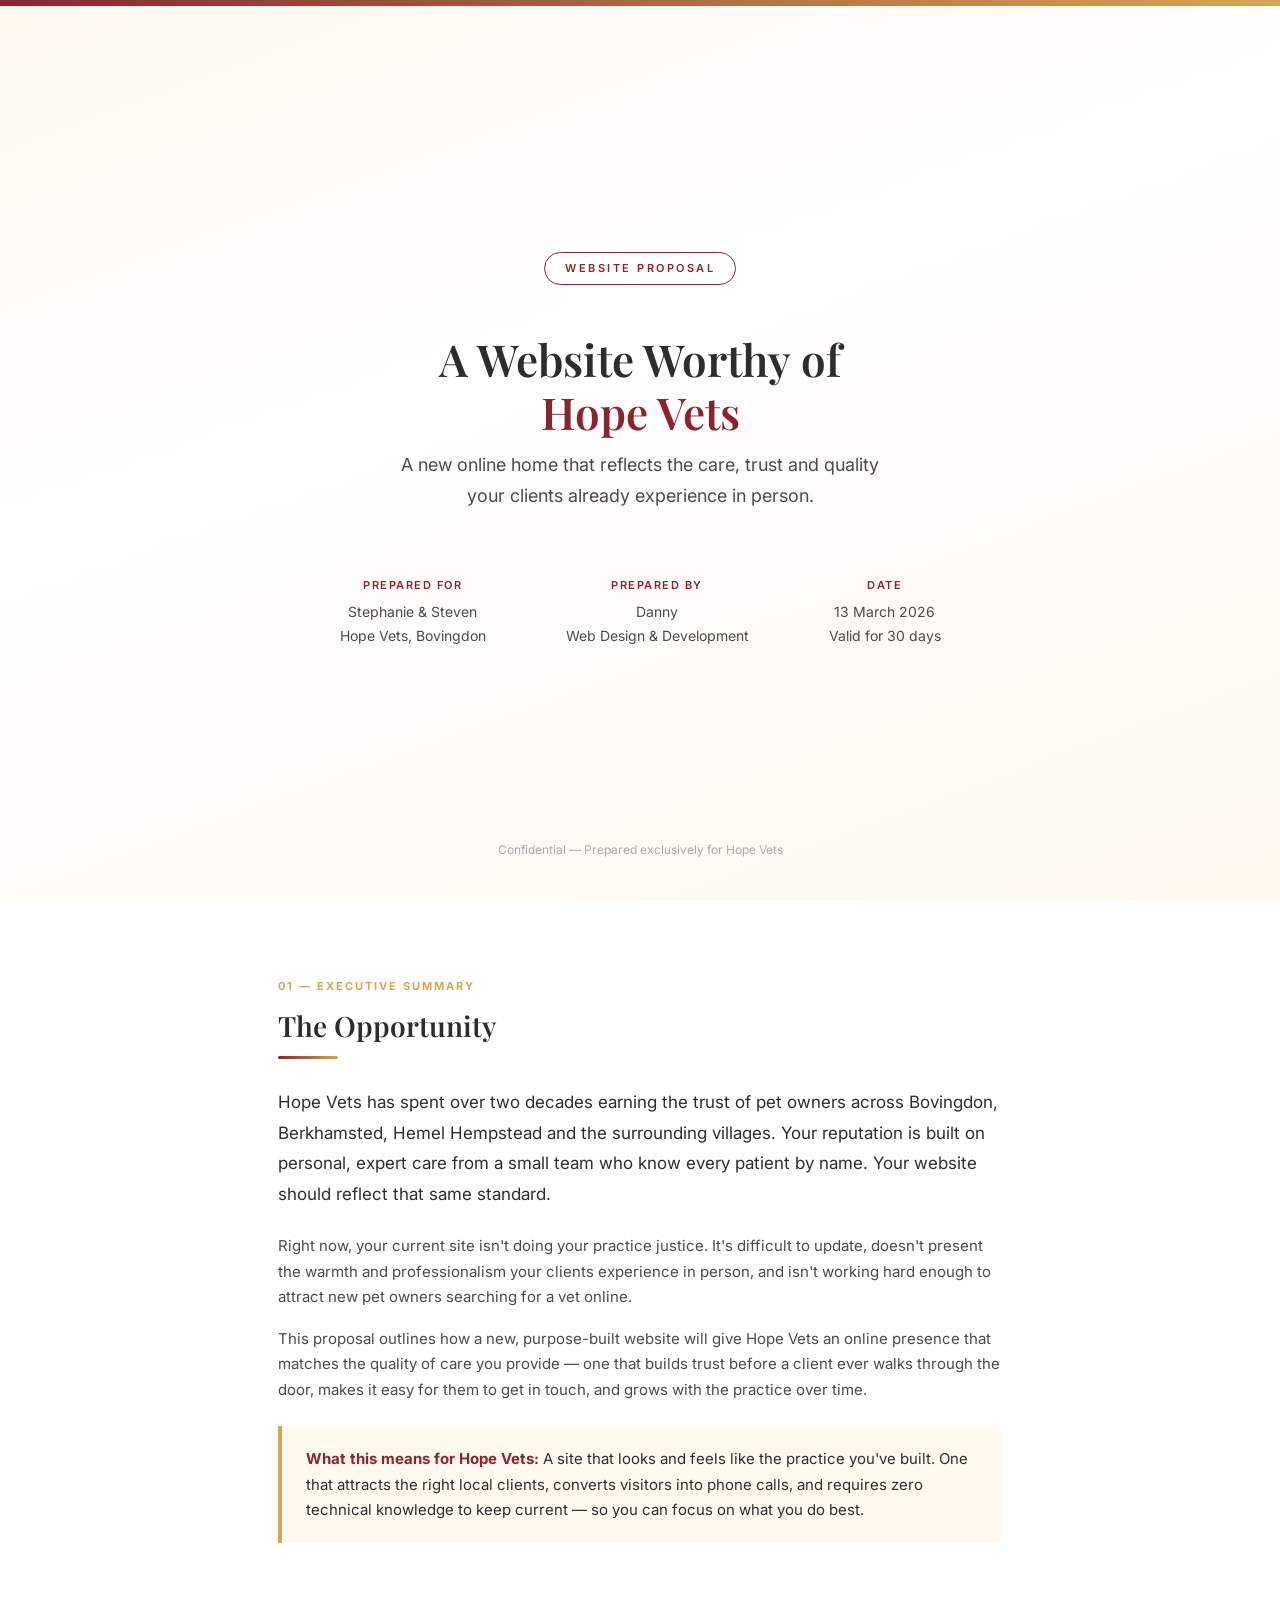
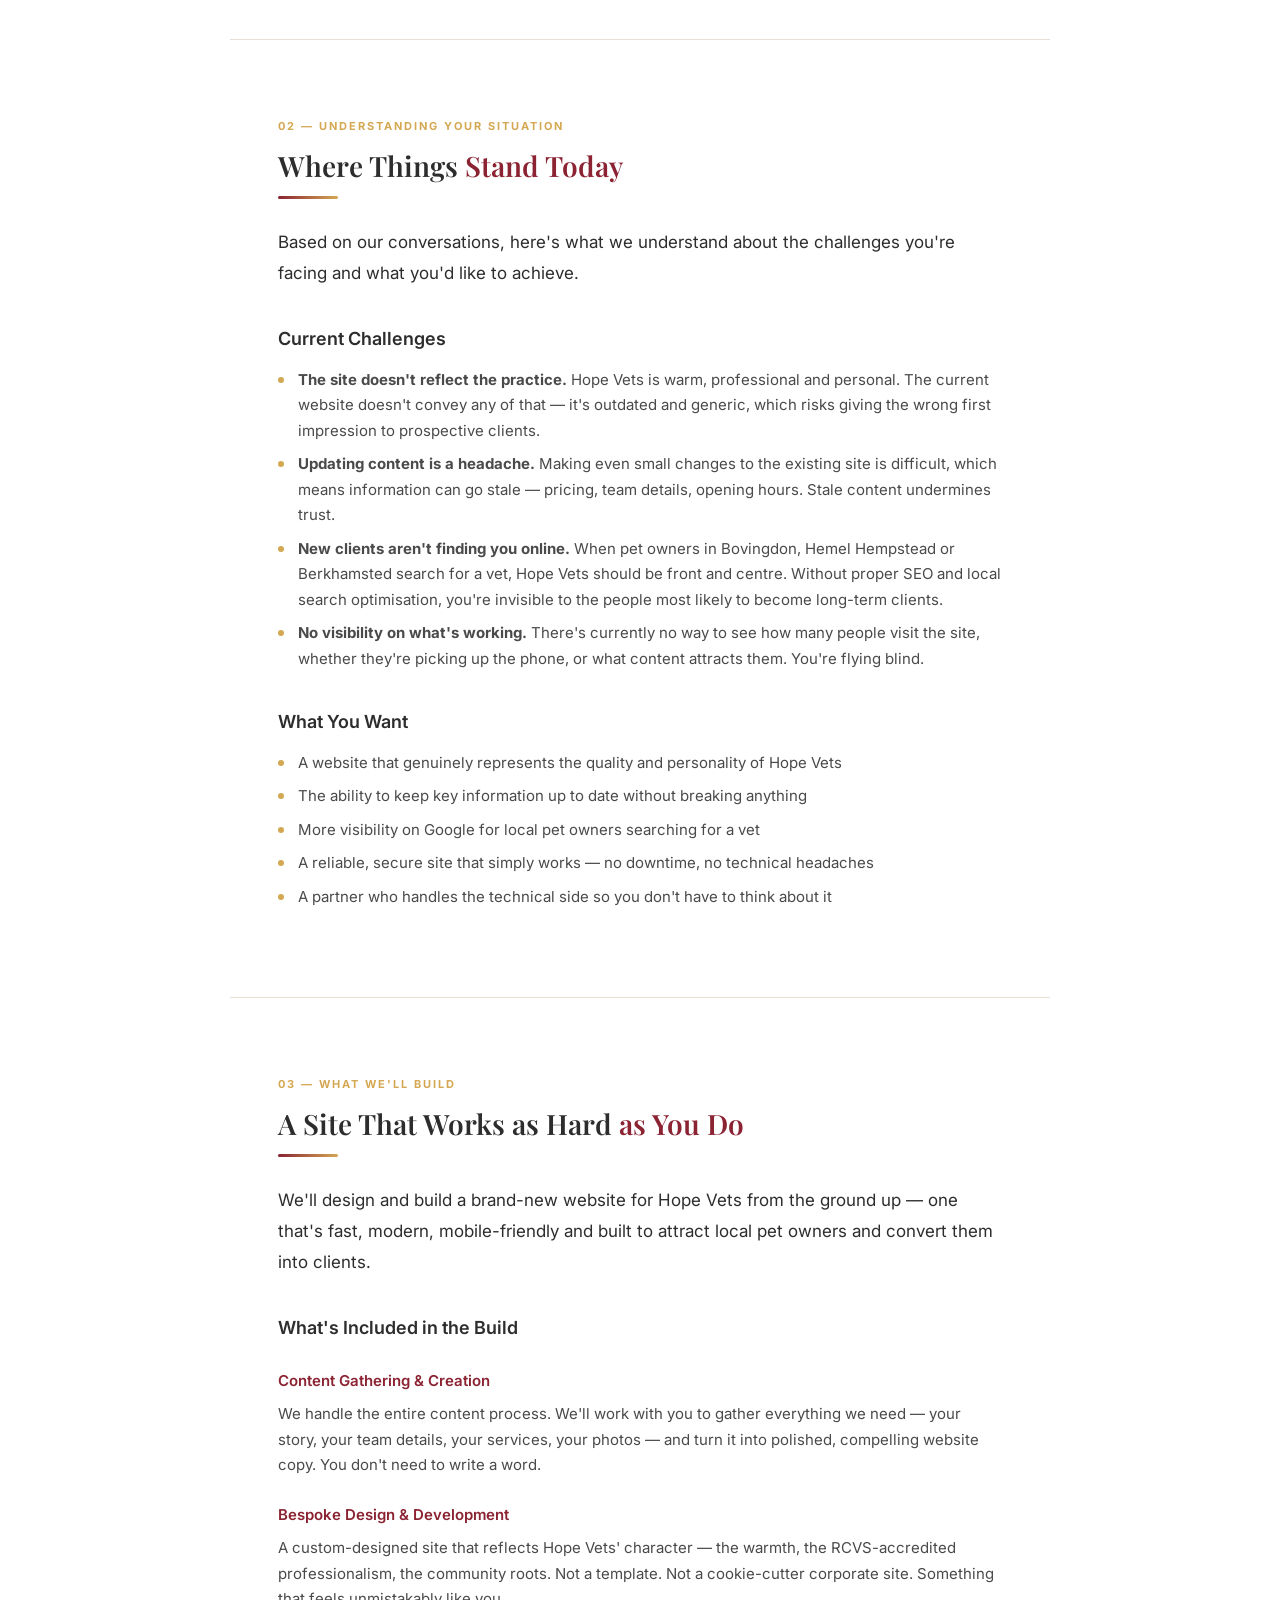
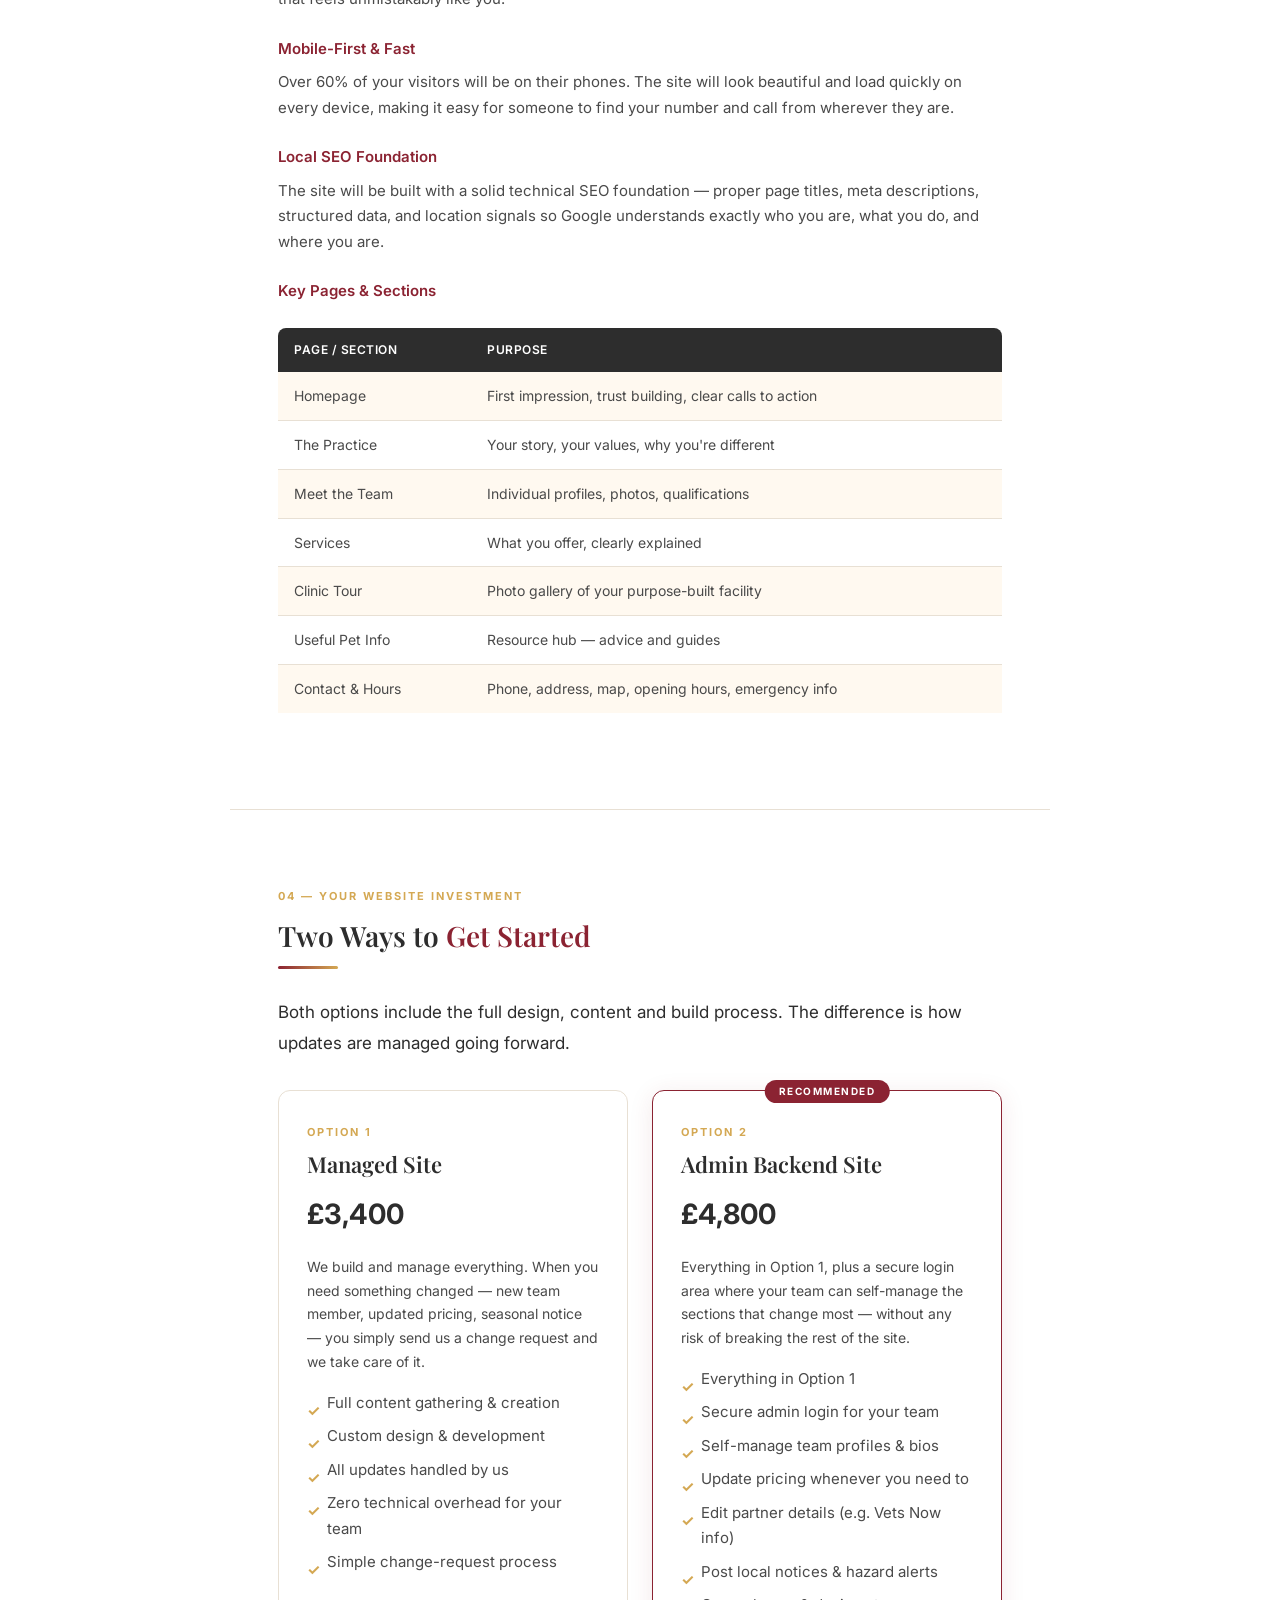
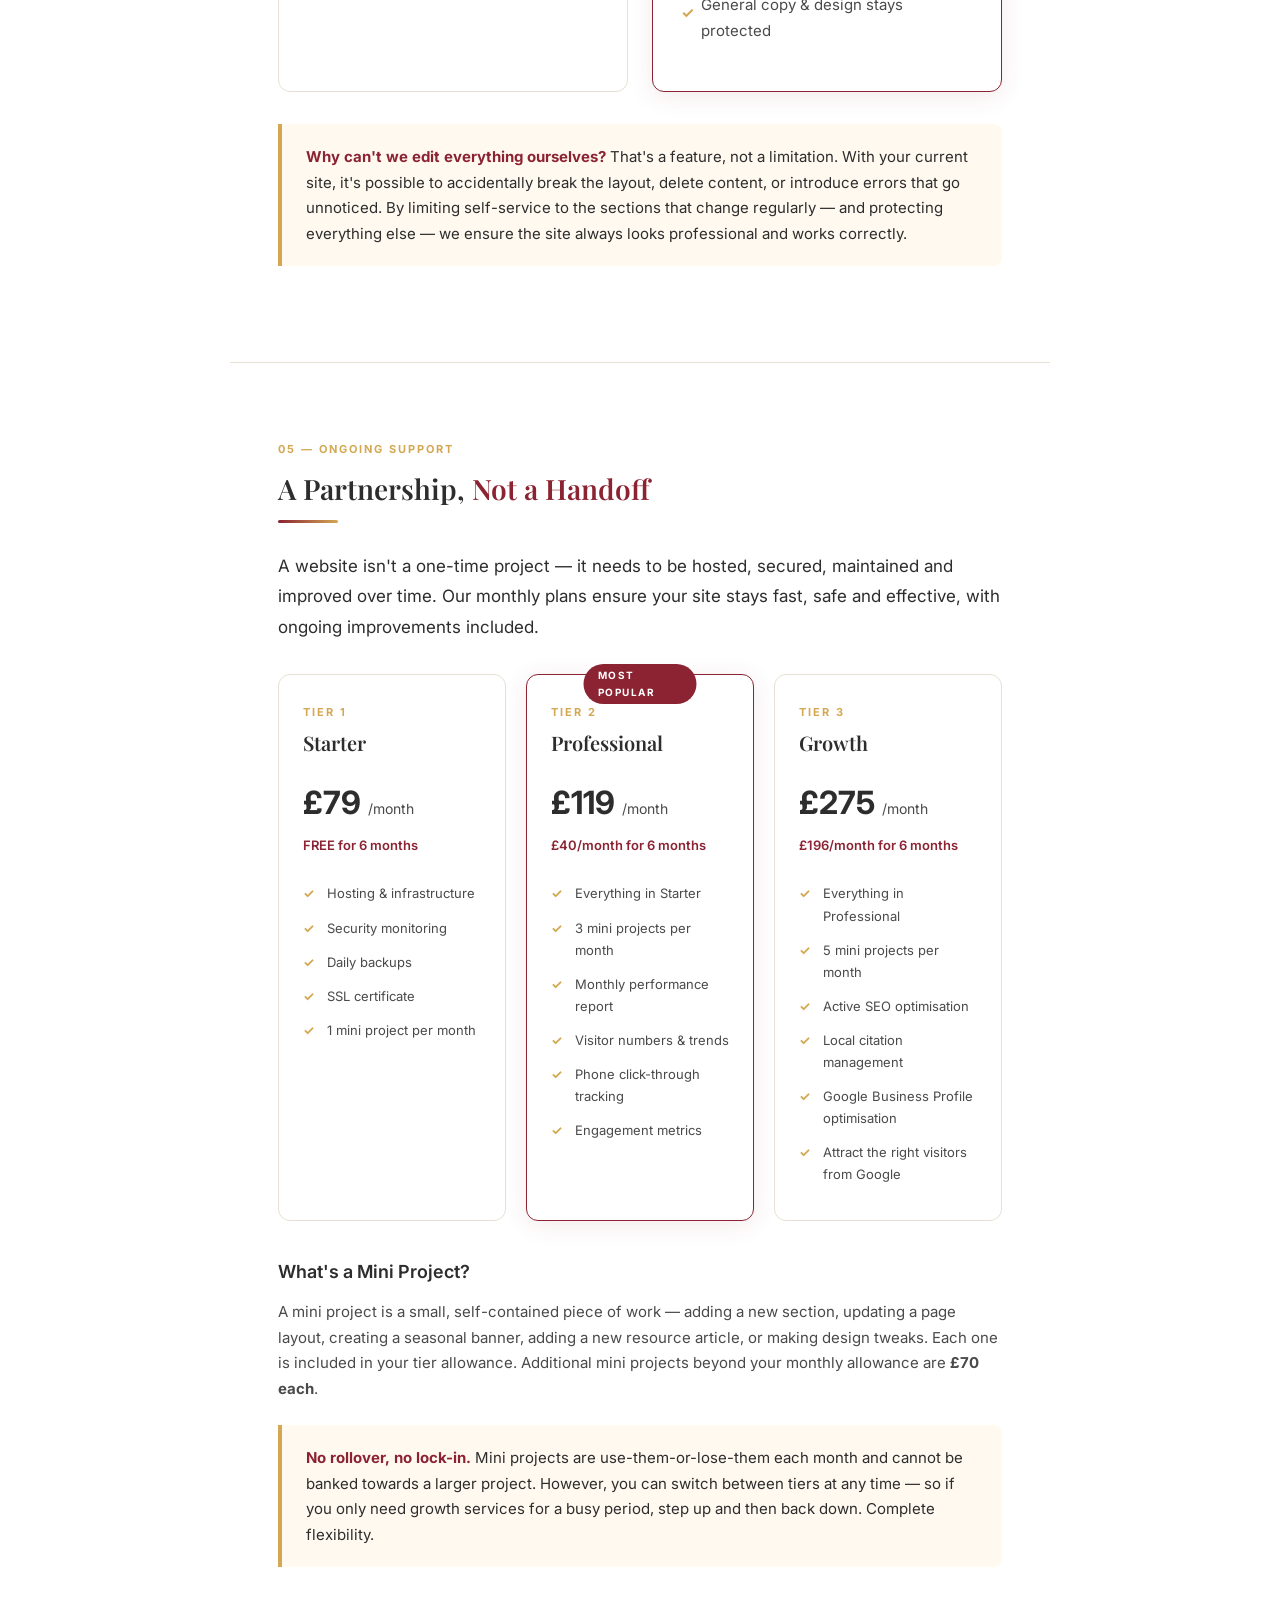
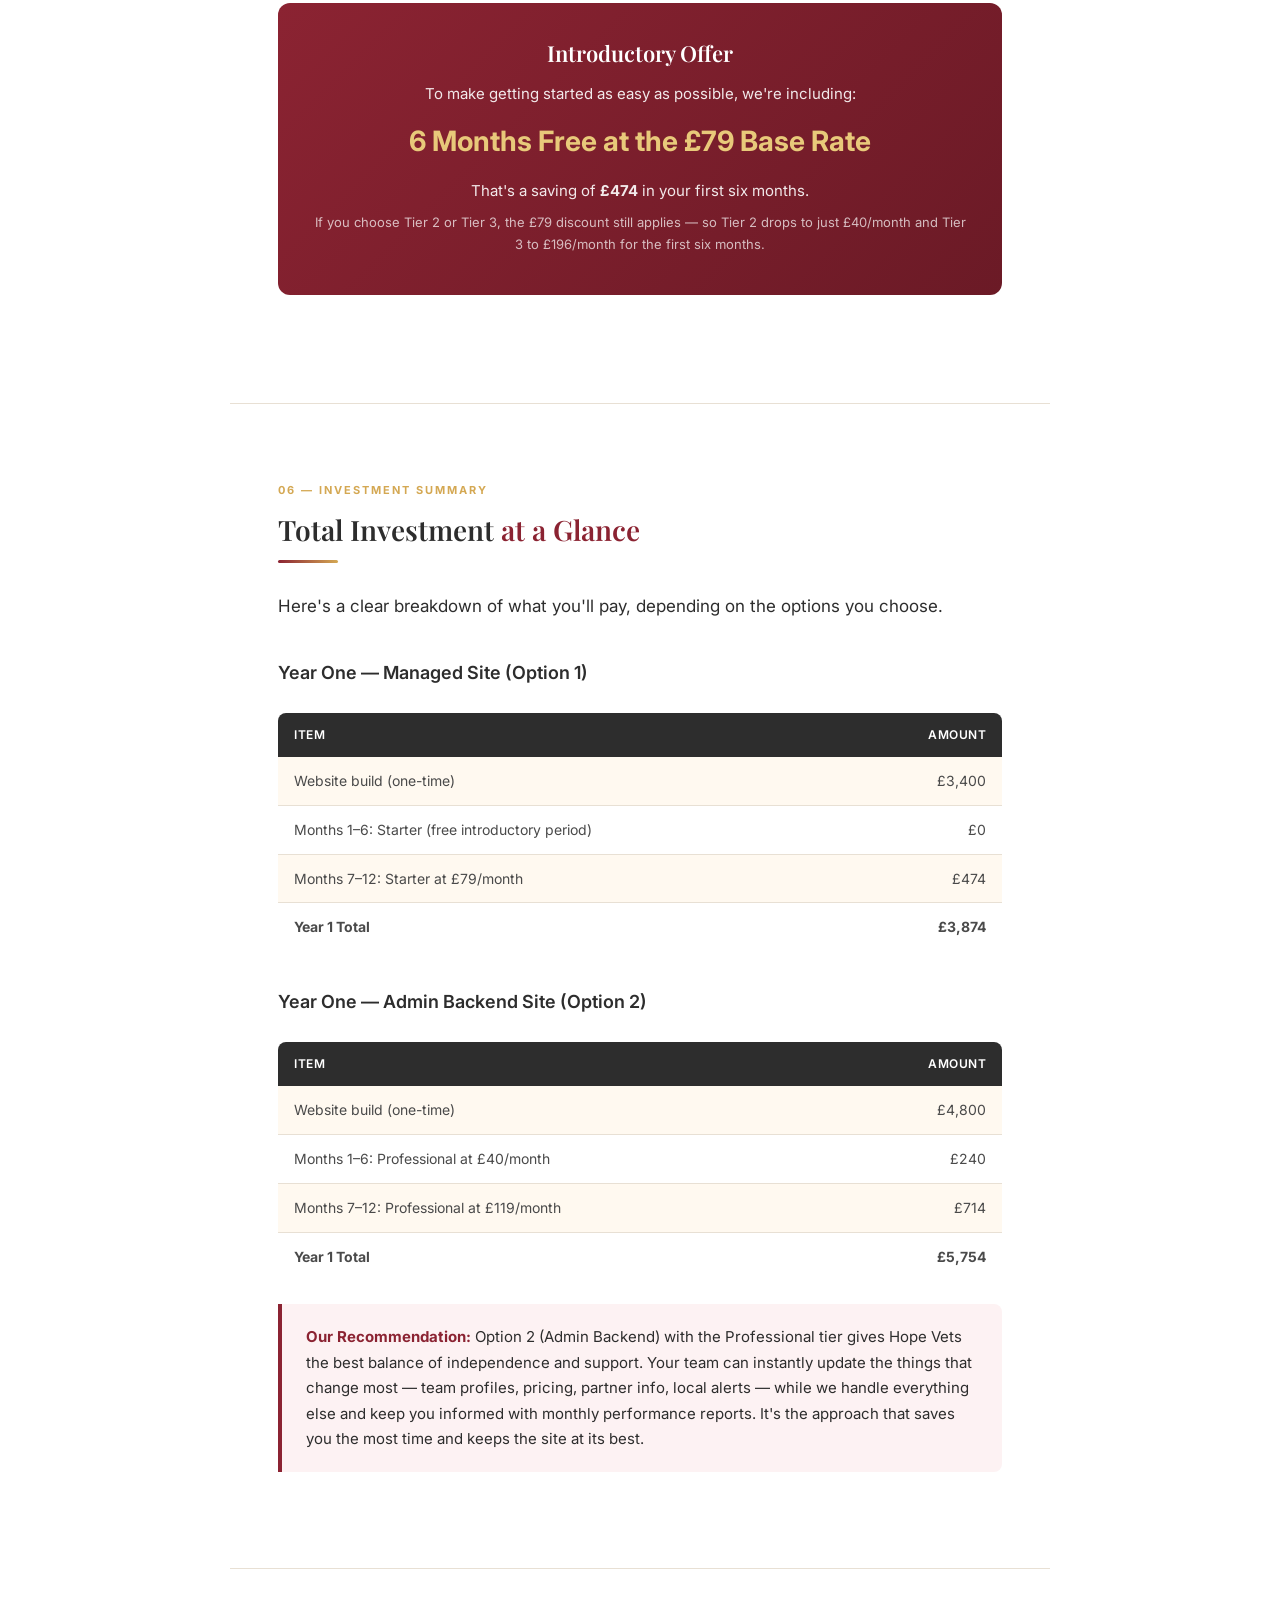
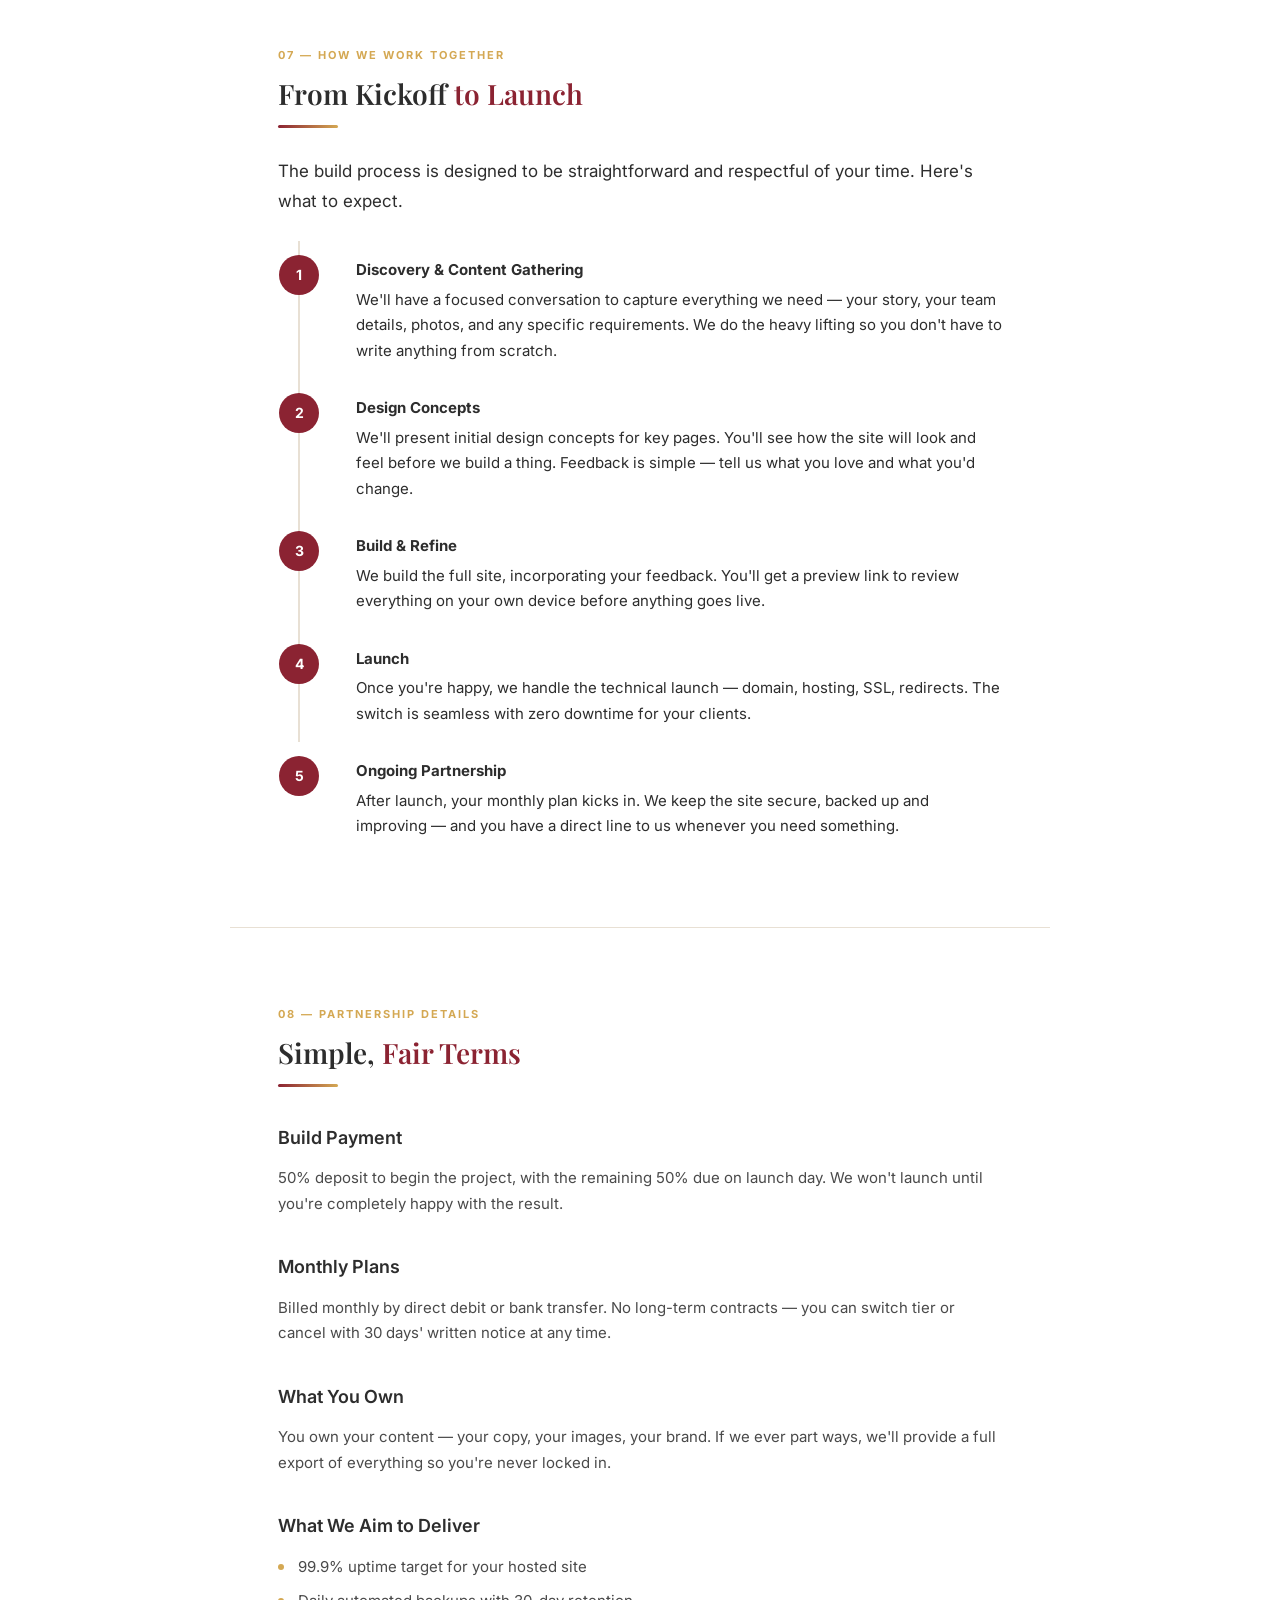
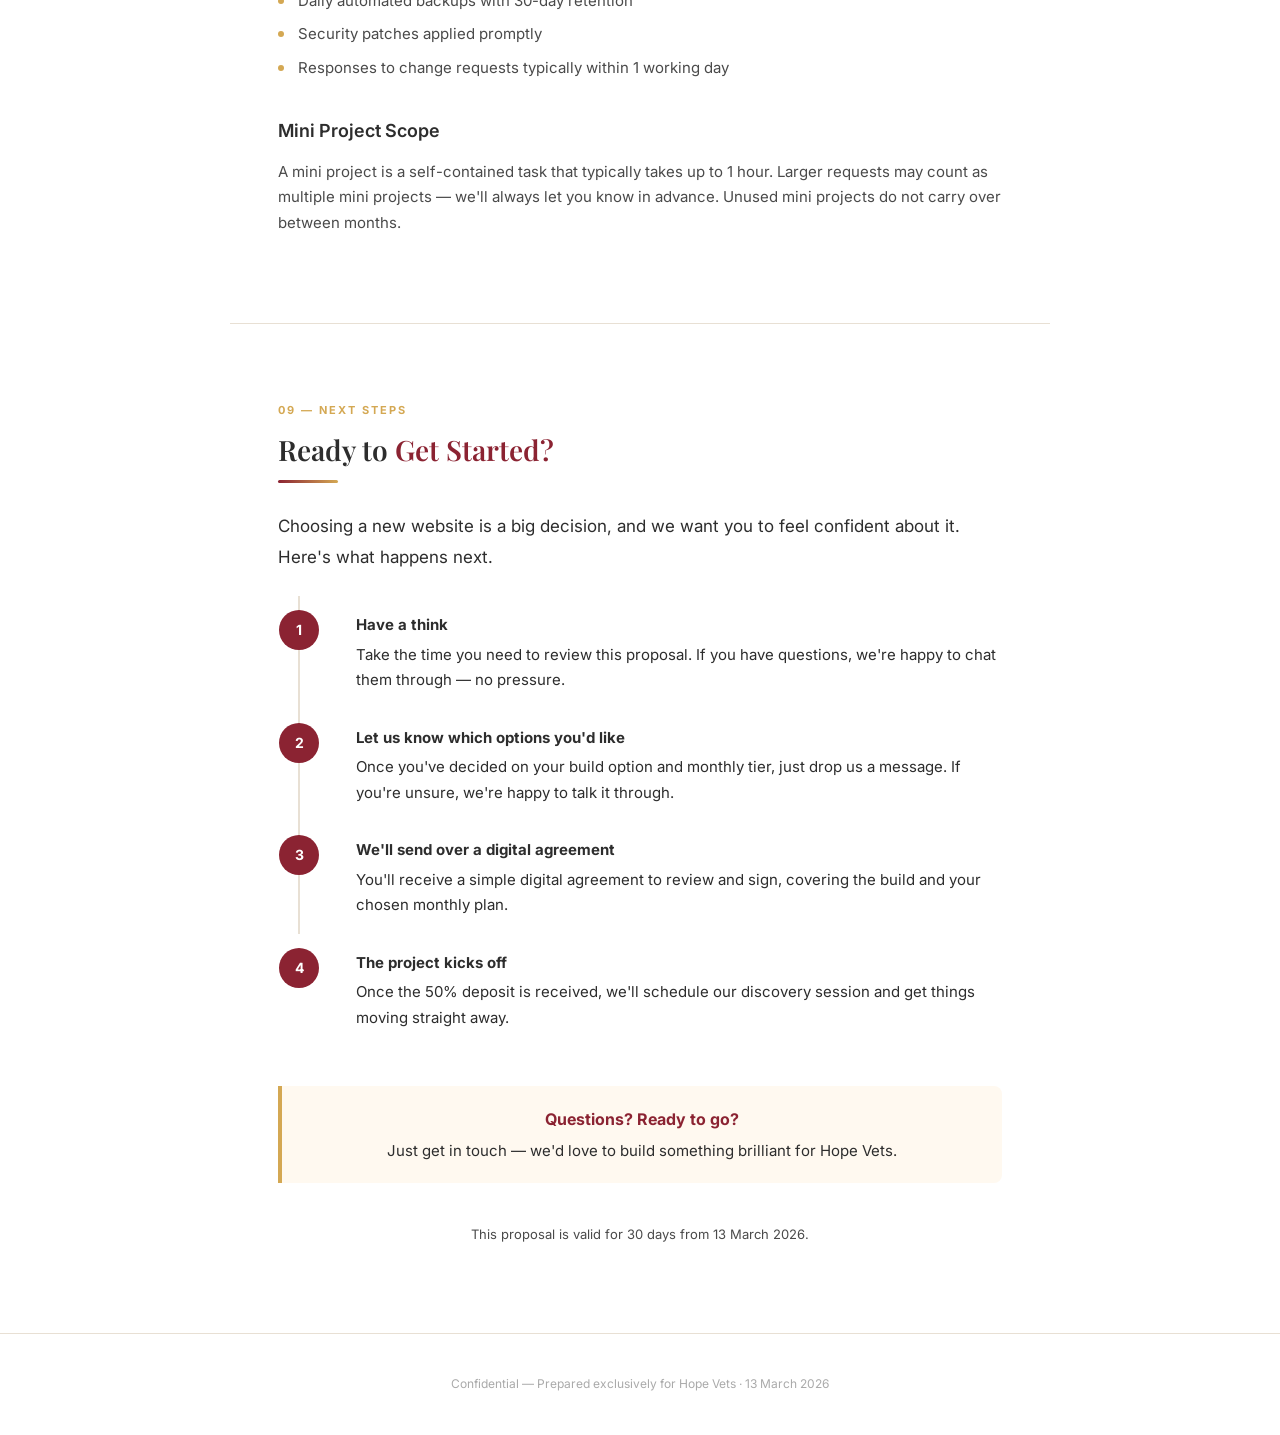
<file: proposal.html>
<!DOCTYPE html>
<html lang="en">
<head>
    <meta charset="UTF-8">
    <meta name="viewport" content="width=device-width, initial-scale=1.0">
    <title>Website Proposal — Hope Vets</title>
    <link rel="preconnect" href="https://fonts.googleapis.com">
    <link rel="preconnect" href="https://fonts.gstatic.com" crossorigin>
    <link href="https://fonts.googleapis.com/css2?family=Inter:wght@300;400;500;600;700&family=Playfair+Display:wght@400;500;600;700&display=swap" rel="stylesheet">
    <style>
        :root {
            --red: #8B2332;
            --red-dark: #6B1A26;
            --gold: #D4A853;
            --gold-light: #E8C97A;
            --gold-pale: #F5E6C8;
            --cream: #FFF9F0;
            --warm-white: #FEFCF8;
            --charcoal: #2D2D2D;
            --charcoal-light: #4A4A4A;
            --border: #E8E0D4;
        }

        * { margin: 0; padding: 0; box-sizing: border-box; }

        body {
            font-family: 'Inter', system-ui, sans-serif;
            color: var(--charcoal);
            background: #fff;
            line-height: 1.7;
            font-size: 15px;
            -webkit-font-smoothing: antialiased;
        }

        /* ── Print styles ── */
        @media print {
            .page-break { page-break-before: always; }
            body { font-size: 13px; }
            .cover { min-height: 100vh; }
            .no-print { display: none !important; }
        }

        /* ── Cover page ── */
        .cover {
            min-height: 100vh;
            display: flex;
            flex-direction: column;
            justify-content: center;
            align-items: center;
            text-align: center;
            background: linear-gradient(160deg, var(--cream) 0%, #fff 40%, var(--cream) 100%);
            padding: 60px 40px;
            position: relative;
        }
        .cover::before {
            content: '';
            position: absolute;
            top: 0; left: 0; right: 0;
            height: 6px;
            background: linear-gradient(90deg, var(--red), var(--gold));
        }
        .cover-badge {
            display: inline-block;
            font-size: 11px;
            font-weight: 600;
            letter-spacing: 2.5px;
            text-transform: uppercase;
            color: var(--red);
            border: 1.5px solid var(--red);
            padding: 6px 20px;
            border-radius: 100px;
            margin-bottom: 48px;
        }
        .cover h1 {
            font-family: 'Playfair Display', Georgia, serif;
            font-size: 44px;
            font-weight: 600;
            color: var(--charcoal);
            margin-bottom: 12px;
            line-height: 1.2;
        }
        .cover h1 span { color: var(--red); }
        .cover .subtitle {
            font-size: 18px;
            color: var(--charcoal-light);
            font-weight: 400;
            margin-bottom: 64px;
        }
        .cover-meta {
            display: flex;
            gap: 80px;
            font-size: 14px;
            color: var(--charcoal-light);
        }
        .cover-meta strong {
            display: block;
            font-size: 11px;
            letter-spacing: 1.5px;
            text-transform: uppercase;
            color: var(--red);
            margin-bottom: 6px;
            font-weight: 600;
        }
        .cover-footer {
            position: absolute;
            bottom: 40px;
            font-size: 12px;
            color: #aaa;
        }

        /* ── Page layout ── */
        .page {
            max-width: 820px;
            margin: 0 auto;
            padding: 72px 48px;
        }
        .page + .page { border-top: 1px solid var(--border); }

        /* ── Typography ── */
        h2 {
            font-family: 'Playfair Display', Georgia, serif;
            font-size: 28px;
            font-weight: 600;
            color: var(--charcoal);
            margin-bottom: 8px;
            line-height: 1.3;
        }
        h2 span { color: var(--red); }
        .section-number {
            display: inline-block;
            font-size: 11px;
            font-weight: 700;
            letter-spacing: 2px;
            text-transform: uppercase;
            color: var(--gold);
            margin-bottom: 12px;
        }
        h3 {
            font-size: 18px;
            font-weight: 600;
            color: var(--charcoal);
            margin: 36px 0 12px;
        }
        h4 {
            font-size: 15px;
            font-weight: 600;
            color: var(--red);
            margin: 24px 0 8px;
        }
        p { margin-bottom: 16px; color: var(--charcoal-light); }
        p.lead {
            font-size: 17px;
            color: var(--charcoal);
            line-height: 1.8;
            margin-bottom: 24px;
        }

        /* ── Callout box ── */
        .callout {
            background: var(--cream);
            border-left: 4px solid var(--gold);
            padding: 20px 24px;
            border-radius: 0 8px 8px 0;
            margin: 24px 0;
        }
        .callout p { margin-bottom: 0; color: var(--charcoal); }
        .callout strong { color: var(--red); }

        .callout-red {
            background: #fdf2f3;
            border-left-color: var(--red);
        }

        /* ── Lists ── */
        ul { padding-left: 0; list-style: none; margin-bottom: 16px; }
        ul li {
            position: relative;
            padding-left: 20px;
            margin-bottom: 8px;
            color: var(--charcoal-light);
        }
        ul li::before {
            content: '';
            position: absolute;
            left: 0;
            top: 10px;
            width: 6px;
            height: 6px;
            background: var(--gold);
            border-radius: 50%;
        }

        /* ── Tables ── */
        table {
            width: 100%;
            border-collapse: collapse;
            margin: 24px 0;
            font-size: 14px;
        }
        th {
            text-align: left;
            padding: 12px 16px;
            background: var(--charcoal);
            color: #fff;
            font-weight: 600;
            font-size: 12px;
            letter-spacing: 0.5px;
            text-transform: uppercase;
        }
        th:first-child { border-radius: 8px 0 0 0; }
        th:last-child { border-radius: 0 8px 0 0; }
        td {
            padding: 12px 16px;
            border-bottom: 1px solid var(--border);
            color: var(--charcoal-light);
        }
        tr:last-child td { border-bottom: none; }
        tr:nth-child(even) td { background: var(--cream); }

        /* ── Pricing comparison ── */
        .pricing-grid {
            display: grid;
            grid-template-columns: repeat(3, 1fr);
            gap: 20px;
            margin: 32px 0;
        }
        .pricing-card {
            border: 1.5px solid var(--border);
            border-radius: 12px;
            padding: 28px 24px;
            position: relative;
            background: #fff;
        }
        .pricing-card.featured {
            border-color: var(--red);
            box-shadow: 0 4px 24px rgba(139, 35, 50, 0.1);
        }
        .pricing-card.featured::before {
            content: 'MOST POPULAR';
            position: absolute;
            top: -11px;
            left: 50%;
            transform: translateX(-50%);
            background: var(--red);
            color: #fff;
            font-size: 10px;
            font-weight: 700;
            letter-spacing: 1.5px;
            padding: 3px 14px;
            border-radius: 100px;
        }
        .pricing-card .tier-name {
            font-size: 11px;
            font-weight: 700;
            letter-spacing: 2px;
            text-transform: uppercase;
            color: var(--gold);
            margin-bottom: 4px;
        }
        .pricing-card .tier-title {
            font-family: 'Playfair Display', Georgia, serif;
            font-size: 20px;
            font-weight: 600;
            color: var(--charcoal);
            margin-bottom: 16px;
        }
        .pricing-card .price {
            font-size: 32px;
            font-weight: 700;
            color: var(--charcoal);
            margin-bottom: 4px;
        }
        .pricing-card .price span {
            font-size: 14px;
            font-weight: 400;
            color: var(--charcoal-light);
        }
        .pricing-card .intro-price {
            font-size: 13px;
            color: var(--red);
            font-weight: 600;
            margin-bottom: 20px;
        }
        .pricing-card .features {
            list-style: none;
            padding: 0;
            margin: 0;
        }
        .pricing-card .features li {
            padding: 6px 0 6px 24px;
            position: relative;
            font-size: 13px;
            color: var(--charcoal-light);
            border: none;
            margin: 0;
        }
        .pricing-card .features li::before {
            content: '\2713';
            position: absolute;
            left: 0;
            color: var(--gold);
            font-weight: 700;
            background: none;
            width: auto;
            height: auto;
            border-radius: 0;
            top: 6px;
        }

        /* ── Build options ── */
        .option-grid {
            display: grid;
            grid-template-columns: 1fr 1fr;
            gap: 24px;
            margin: 32px 0;
        }
        .option-card {
            border: 1.5px solid var(--border);
            border-radius: 12px;
            padding: 32px 28px;
            position: relative;
            background: #fff;
        }
        .option-card.recommended {
            border-color: var(--red);
            box-shadow: 0 4px 24px rgba(139, 35, 50, 0.1);
        }
        .option-card.recommended::before {
            content: 'RECOMMENDED';
            position: absolute;
            top: -11px;
            left: 50%;
            transform: translateX(-50%);
            background: var(--red);
            color: #fff;
            font-size: 10px;
            font-weight: 700;
            letter-spacing: 1.5px;
            padding: 3px 14px;
            border-radius: 100px;
        }
        .option-card .option-label {
            font-size: 11px;
            font-weight: 700;
            letter-spacing: 2px;
            text-transform: uppercase;
            color: var(--gold);
            margin-bottom: 4px;
        }
        .option-card h3 {
            font-family: 'Playfair Display', Georgia, serif;
            font-size: 22px;
            margin: 0 0 8px;
        }
        .option-card .option-price {
            font-size: 28px;
            font-weight: 700;
            color: var(--charcoal);
            margin-bottom: 16px;
        }
        .option-card .option-desc {
            font-size: 14px;
            color: var(--charcoal-light);
            margin-bottom: 16px;
            line-height: 1.7;
        }
        .option-card .features li::before {
            content: '\2713';
            background: none;
            width: auto;
            height: auto;
            border-radius: 0;
            top: 8px;
            color: var(--gold);
            font-weight: 700;
        }

        /* ── Divider ── */
        .divider {
            width: 60px;
            height: 3px;
            background: linear-gradient(90deg, var(--red), var(--gold));
            border-radius: 2px;
            margin: 12px 0 28px;
        }

        /* ── Next steps ── */
        .steps {
            counter-reset: step;
            list-style: none;
            padding: 0;
        }
        .steps li {
            counter-increment: step;
            padding: 16px 0 16px 56px;
            position: relative;
            border-left: 2px solid var(--border);
            margin-left: 20px;
            margin-bottom: 0;
        }
        .steps li::before {
            content: counter(step);
            position: absolute;
            left: -21px;
            top: 14px;
            width: 40px;
            height: 40px;
            background: var(--red);
            color: #fff;
            border-radius: 50%;
            display: flex;
            align-items: center;
            justify-content: center;
            font-weight: 700;
            font-size: 14px;
        }
        .steps li:last-child { border-left-color: transparent; }
        .steps li strong { display: block; color: var(--charcoal); margin-bottom: 4px; }

        /* ── Intro offer banner ── */
        .offer-banner {
            background: linear-gradient(135deg, var(--red) 0%, var(--red-dark) 100%);
            color: #fff;
            border-radius: 12px;
            padding: 32px;
            margin: 36px 0;
            text-align: center;
        }
        .offer-banner h3 {
            font-family: 'Playfair Display', Georgia, serif;
            color: #fff;
            font-size: 22px;
            margin: 0 0 8px;
        }
        .offer-banner p { color: rgba(255,255,255,0.9); margin-bottom: 8px; }
        .offer-banner .offer-value {
            font-size: 28px;
            font-weight: 700;
            color: var(--gold-light);
            margin: 12px 0;
        }
        .offer-banner .offer-detail {
            font-size: 13px;
            color: rgba(255,255,255,0.7);
        }

        /* ── Footer ── */
        .proposal-footer {
            text-align: center;
            padding: 40px;
            font-size: 12px;
            color: #aaa;
            border-top: 1px solid var(--border);
        }
    </style>
</head>
<body>

<!-- ════════════════════════════════════════════════════════════════
     COVER PAGE
     ════════════════════════════════════════════════════════════════ -->

<div class="cover">
    <div class="cover-badge">Website Proposal</div>
    <h1>A Website Worthy of<br><span>Hope Vets</span></h1>
    <p class="subtitle">A new online home that reflects the care, trust and quality<br>your clients already experience in person.</p>

    <div class="cover-meta">
        <div>
            <strong>Prepared For</strong>
            Stephanie &amp; Steven<br>Hope Vets, Bovingdon
        </div>
        <div>
            <strong>Prepared By</strong>
            Danny<br>Web Design &amp; Development
        </div>
        <div>
            <strong>Date</strong>
            13 March 2026<br>Valid for 30 days
        </div>
    </div>

    <div class="cover-footer">Confidential &mdash; Prepared exclusively for Hope Vets</div>
</div>


<!-- ════════════════════════════════════════════════════════════════
     EXECUTIVE SUMMARY
     ════════════════════════════════════════════════════════════════ -->

<div class="page page-break">
    <span class="section-number">01 &mdash; Executive Summary</span>
    <h2>The Opportunity</h2>
    <div class="divider"></div>

    <p class="lead">Hope Vets has spent over two decades earning the trust of pet owners across Bovingdon, Berkhamsted, Hemel Hempstead and the surrounding villages. Your reputation is built on personal, expert care from a small team who know every patient by name. Your website should reflect that same standard.</p>

    <p>Right now, your current site isn't doing your practice justice. It's difficult to update, doesn't present the warmth and professionalism your clients experience in person, and isn't working hard enough to attract new pet owners searching for a vet online.</p>

    <p>This proposal outlines how a new, purpose-built website will give Hope Vets an online presence that matches the quality of care you provide &mdash; one that builds trust before a client ever walks through the door, makes it easy for them to get in touch, and grows with the practice over time.</p>

    <div class="callout">
        <p><strong>What this means for Hope Vets:</strong> A site that looks and feels like the practice you've built. One that attracts the right local clients, converts visitors into phone calls, and requires zero technical knowledge to keep current &mdash; so you can focus on what you do best.</p>
    </div>
</div>


<!-- ════════════════════════════════════════════════════════════════
     UNDERSTANDING
     ════════════════════════════════════════════════════════════════ -->

<div class="page page-break">
    <span class="section-number">02 &mdash; Understanding Your Situation</span>
    <h2>Where Things <span>Stand Today</span></h2>
    <div class="divider"></div>

    <p class="lead">Based on our conversations, here's what we understand about the challenges you're facing and what you'd like to achieve.</p>

    <h3>Current Challenges</h3>
    <ul>
        <li><strong>The site doesn't reflect the practice.</strong> Hope Vets is warm, professional and personal. The current website doesn't convey any of that &mdash; it's outdated and generic, which risks giving the wrong first impression to prospective clients.</li>
        <li><strong>Updating content is a headache.</strong> Making even small changes to the existing site is difficult, which means information can go stale &mdash; pricing, team details, opening hours. Stale content undermines trust.</li>
        <li><strong>New clients aren't finding you online.</strong> When pet owners in Bovingdon, Hemel Hempstead or Berkhamsted search for a vet, Hope Vets should be front and centre. Without proper SEO and local search optimisation, you're invisible to the people most likely to become long-term clients.</li>
        <li><strong>No visibility on what's working.</strong> There's currently no way to see how many people visit the site, whether they're picking up the phone, or what content attracts them. You're flying blind.</li>
    </ul>

    <h3>What You Want</h3>
    <ul>
        <li>A website that genuinely represents the quality and personality of Hope Vets</li>
        <li>The ability to keep key information up to date without breaking anything</li>
        <li>More visibility on Google for local pet owners searching for a vet</li>
        <li>A reliable, secure site that simply works &mdash; no downtime, no technical headaches</li>
        <li>A partner who handles the technical side so you don't have to think about it</li>
    </ul>
</div>


<!-- ════════════════════════════════════════════════════════════════
     SOLUTION — WHAT WE'LL BUILD
     ════════════════════════════════════════════════════════════════ -->

<div class="page page-break">
    <span class="section-number">03 &mdash; What We'll Build</span>
    <h2>A Site That Works as Hard <span>as You Do</span></h2>
    <div class="divider"></div>

    <p class="lead">We'll design and build a brand-new website for Hope Vets from the ground up &mdash; one that's fast, modern, mobile-friendly and built to attract local pet owners and convert them into clients.</p>

    <h3>What's Included in the Build</h3>

    <h4>Content Gathering &amp; Creation</h4>
    <p>We handle the entire content process. We'll work with you to gather everything we need &mdash; your story, your team details, your services, your photos &mdash; and turn it into polished, compelling website copy. You don't need to write a word.</p>

    <h4>Bespoke Design &amp; Development</h4>
    <p>A custom-designed site that reflects Hope Vets' character &mdash; the warmth, the RCVS-accredited professionalism, the community roots. Not a template. Not a cookie-cutter corporate site. Something that feels unmistakably like you.</p>

    <h4>Mobile-First &amp; Fast</h4>
    <p>Over 60% of your visitors will be on their phones. The site will look beautiful and load quickly on every device, making it easy for someone to find your number and call from wherever they are.</p>

    <h4>Local SEO Foundation</h4>
    <p>The site will be built with a solid technical SEO foundation &mdash; proper page titles, meta descriptions, structured data, and location signals so Google understands exactly who you are, what you do, and where you are.</p>

    <h4>Key Pages &amp; Sections</h4>
    <table>
        <tr><th>Page / Section</th><th>Purpose</th></tr>
        <tr><td>Homepage</td><td>First impression, trust building, clear calls to action</td></tr>
        <tr><td>The Practice</td><td>Your story, your values, why you're different</td></tr>
        <tr><td>Meet the Team</td><td>Individual profiles, photos, qualifications</td></tr>
        <tr><td>Services</td><td>What you offer, clearly explained</td></tr>
        <tr><td>Clinic Tour</td><td>Photo gallery of your purpose-built facility</td></tr>
        <tr><td>Useful Pet Info</td><td>Resource hub &mdash; advice and guides</td></tr>
        <tr><td>Contact &amp; Hours</td><td>Phone, address, map, opening hours, emergency info</td></tr>
    </table>
</div>


<!-- ════════════════════════════════════════════════════════════════
     BUILD OPTIONS
     ════════════════════════════════════════════════════════════════ -->

<div class="page page-break">
    <span class="section-number">04 &mdash; Your Website Investment</span>
    <h2>Two Ways to <span>Get Started</span></h2>
    <div class="divider"></div>

    <p class="lead">Both options include the full design, content and build process. The difference is how updates are managed going forward.</p>

    <div class="option-grid">
        <!-- Option 1 -->
        <div class="option-card">
            <div class="option-label">Option 1</div>
            <h3>Managed Site</h3>
            <div class="option-price">&pound;3,400</div>
            <p class="option-desc">We build and manage everything. When you need something changed &mdash; new team member, updated pricing, seasonal notice &mdash; you simply send us a change request and we take care of it.</p>
            <ul class="features">
                <li>Full content gathering &amp; creation</li>
                <li>Custom design &amp; development</li>
                <li>All updates handled by us</li>
                <li>Zero technical overhead for your team</li>
                <li>Simple change-request process</li>
            </ul>
        </div>

        <!-- Option 2 -->
        <div class="option-card recommended">
            <div class="option-label">Option 2</div>
            <h3>Admin Backend Site</h3>
            <div class="option-price">&pound;4,800</div>
            <p class="option-desc">Everything in Option 1, plus a secure login area where your team can self-manage the sections that change most &mdash; without any risk of breaking the rest of the site.</p>
            <ul class="features">
                <li>Everything in Option 1</li>
                <li>Secure admin login for your team</li>
                <li>Self-manage team profiles &amp; bios</li>
                <li>Update pricing whenever you need to</li>
                <li>Edit partner details (e.g. Vets Now info)</li>
                <li>Post local notices &amp; hazard alerts</li>
                <li>General copy &amp; design stays protected</li>
            </ul>
        </div>
    </div>

    <div class="callout">
        <p><strong>Why can't we edit everything ourselves?</strong> That's a feature, not a limitation. With your current site, it's possible to accidentally break the layout, delete content, or introduce errors that go unnoticed. By limiting self-service to the sections that change regularly &mdash; and protecting everything else &mdash; we ensure the site always looks professional and works correctly.</p>
    </div>
</div>


<!-- ════════════════════════════════════════════════════════════════
     ONGOING SUPPORT — TIERS
     ════════════════════════════════════════════════════════════════ -->

<div class="page page-break">
    <span class="section-number">05 &mdash; Ongoing Support</span>
    <h2>A Partnership, <span>Not a Handoff</span></h2>
    <div class="divider"></div>

    <p class="lead">A website isn't a one-time project &mdash; it needs to be hosted, secured, maintained and improved over time. Our monthly plans ensure your site stays fast, safe and effective, with ongoing improvements included.</p>

    <div class="pricing-grid">
        <!-- Tier 1 -->
        <div class="pricing-card">
            <div class="tier-name">Tier 1</div>
            <div class="tier-title">Starter</div>
            <div class="price">&pound;79 <span>/month</span></div>
            <div class="intro-price">FREE for 6 months</div>
            <ul class="features">
                <li>Hosting &amp; infrastructure</li>
                <li>Security monitoring</li>
                <li>Daily backups</li>
                <li>SSL certificate</li>
                <li>1 mini project per month</li>
            </ul>
        </div>

        <!-- Tier 2 -->
        <div class="pricing-card featured">
            <div class="tier-name">Tier 2</div>
            <div class="tier-title">Professional</div>
            <div class="price">&pound;119 <span>/month</span></div>
            <div class="intro-price">&pound;40/month for 6 months</div>
            <ul class="features">
                <li>Everything in Starter</li>
                <li>3 mini projects per month</li>
                <li>Monthly performance report</li>
                <li>Visitor numbers &amp; trends</li>
                <li>Phone click-through tracking</li>
                <li>Engagement metrics</li>
            </ul>
        </div>

        <!-- Tier 3 -->
        <div class="pricing-card">
            <div class="tier-name">Tier 3</div>
            <div class="tier-title">Growth</div>
            <div class="price">&pound;275 <span>/month</span></div>
            <div class="intro-price">&pound;196/month for 6 months</div>
            <ul class="features">
                <li>Everything in Professional</li>
                <li>5 mini projects per month</li>
                <li>Active SEO optimisation</li>
                <li>Local citation management</li>
                <li>Google Business Profile optimisation</li>
                <li>Attract the right visitors from Google</li>
            </ul>
        </div>
    </div>

    <h3>What's a Mini Project?</h3>
    <p>A mini project is a small, self-contained piece of work &mdash; adding a new section, updating a page layout, creating a seasonal banner, adding a new resource article, or making design tweaks. Each one is included in your tier allowance. Additional mini projects beyond your monthly allowance are <strong>&pound;70 each</strong>.</p>

    <div class="callout">
        <p><strong>No rollover, no lock-in.</strong> Mini projects are use-them-or-lose-them each month and cannot be banked towards a larger project. However, you can switch between tiers at any time &mdash; so if you only need growth services for a busy period, step up and then back down. Complete flexibility.</p>
    </div>

    <!-- Introductory Offer -->
    <div class="offer-banner">
        <h3>Introductory Offer</h3>
        <p>To make getting started as easy as possible, we're including:</p>
        <div class="offer-value">6 Months Free at the &pound;79 Base Rate</div>
        <p>That's a saving of <strong>&pound;474</strong> in your first six months.</p>
        <p class="offer-detail">If you choose Tier 2 or Tier 3, the &pound;79 discount still applies &mdash; so Tier 2 drops to just &pound;40/month and Tier 3 to &pound;196/month for the first six months.</p>
    </div>
</div>


<!-- ════════════════════════════════════════════════════════════════
     INVESTMENT SUMMARY
     ════════════════════════════════════════════════════════════════ -->

<div class="page page-break">
    <span class="section-number">06 &mdash; Investment Summary</span>
    <h2>Total Investment <span>at a Glance</span></h2>
    <div class="divider"></div>

    <p class="lead">Here's a clear breakdown of what you'll pay, depending on the options you choose.</p>

    <h3>Year One — Managed Site (Option 1)</h3>
    <table>
        <tr><th>Item</th><th style="text-align:right">Amount</th></tr>
        <tr><td>Website build (one-time)</td><td style="text-align:right">&pound;3,400</td></tr>
        <tr><td>Months 1–6: Starter (free introductory period)</td><td style="text-align:right">&pound;0</td></tr>
        <tr><td>Months 7–12: Starter at &pound;79/month</td><td style="text-align:right">&pound;474</td></tr>
        <tr style="font-weight:700"><td><strong>Year 1 Total</strong></td><td style="text-align:right"><strong>&pound;3,874</strong></td></tr>
    </table>

    <h3>Year One — Admin Backend Site (Option 2)</h3>
    <table>
        <tr><th>Item</th><th style="text-align:right">Amount</th></tr>
        <tr><td>Website build (one-time)</td><td style="text-align:right">&pound;4,800</td></tr>
        <tr><td>Months 1–6: Professional at &pound;40/month</td><td style="text-align:right">&pound;240</td></tr>
        <tr><td>Months 7–12: Professional at &pound;119/month</td><td style="text-align:right">&pound;714</td></tr>
        <tr style="font-weight:700"><td><strong>Year 1 Total</strong></td><td style="text-align:right"><strong>&pound;5,754</strong></td></tr>
    </table>

    <div class="callout-red callout">
        <p><strong>Our Recommendation:</strong> Option 2 (Admin Backend) with the Professional tier gives Hope Vets the best balance of independence and support. Your team can instantly update the things that change most &mdash; team profiles, pricing, partner info, local alerts &mdash; while we handle everything else and keep you informed with monthly performance reports. It's the approach that saves you the most time and keeps the site at its best.</p>
    </div>
</div>


<!-- ════════════════════════════════════════════════════════════════
     HOW WE WORK TOGETHER
     ════════════════════════════════════════════════════════════════ -->

<div class="page page-break">
    <span class="section-number">07 &mdash; How We Work Together</span>
    <h2>From Kickoff <span>to Launch</span></h2>
    <div class="divider"></div>

    <p class="lead">The build process is designed to be straightforward and respectful of your time. Here's what to expect.</p>

    <ol class="steps">
        <li>
            <strong>Discovery &amp; Content Gathering</strong>
            We'll have a focused conversation to capture everything we need &mdash; your story, your team details, photos, and any specific requirements. We do the heavy lifting so you don't have to write anything from scratch.
        </li>
        <li>
            <strong>Design Concepts</strong>
            We'll present initial design concepts for key pages. You'll see how the site will look and feel before we build a thing. Feedback is simple &mdash; tell us what you love and what you'd change.
        </li>
        <li>
            <strong>Build &amp; Refine</strong>
            We build the full site, incorporating your feedback. You'll get a preview link to review everything on your own device before anything goes live.
        </li>
        <li>
            <strong>Launch</strong>
            Once you're happy, we handle the technical launch &mdash; domain, hosting, SSL, redirects. The switch is seamless with zero downtime for your clients.
        </li>
        <li>
            <strong>Ongoing Partnership</strong>
            After launch, your monthly plan kicks in. We keep the site secure, backed up and improving &mdash; and you have a direct line to us whenever you need something.
        </li>
    </ol>
</div>


<!-- ════════════════════════════════════════════════════════════════
     TERMS
     ════════════════════════════════════════════════════════════════ -->

<div class="page page-break">
    <span class="section-number">08 &mdash; Partnership Details</span>
    <h2>Simple, <span>Fair Terms</span></h2>
    <div class="divider"></div>

    <h3>Build Payment</h3>
    <p>50% deposit to begin the project, with the remaining 50% due on launch day. We won't launch until you're completely happy with the result.</p>

    <h3>Monthly Plans</h3>
    <p>Billed monthly by direct debit or bank transfer. No long-term contracts &mdash; you can switch tier or cancel with 30 days' written notice at any time.</p>

    <h3>What You Own</h3>
    <p>You own your content &mdash; your copy, your images, your brand. If we ever part ways, we'll provide a full export of everything so you're never locked in.</p>

    <h3>What We Aim to Deliver</h3>
    <ul>
        <li>99.9% uptime target for your hosted site</li>
        <li>Daily automated backups with 30-day retention</li>
        <li>Security patches applied promptly</li>
        <li>Responses to change requests typically within 1 working day</li>
    </ul>

    <h3>Mini Project Scope</h3>
    <p>A mini project is a self-contained task that typically takes up to 1 hour. Larger requests may count as multiple mini projects &mdash; we'll always let you know in advance. Unused mini projects do not carry over between months.</p>
</div>


<!-- ════════════════════════════════════════════════════════════════
     NEXT STEPS
     ════════════════════════════════════════════════════════════════ -->

<div class="page page-break">
    <span class="section-number">09 &mdash; Next Steps</span>
    <h2>Ready to <span>Get Started?</span></h2>
    <div class="divider"></div>

    <p class="lead">Choosing a new website is a big decision, and we want you to feel confident about it. Here's what happens next.</p>

    <ol class="steps">
        <li>
            <strong>Have a think</strong>
            Take the time you need to review this proposal. If you have questions, we're happy to chat them through &mdash; no pressure.
        </li>
        <li>
            <strong>Let us know which options you'd like</strong>
            Once you've decided on your build option and monthly tier, just drop us a message. If you're unsure, we're happy to talk it through.
        </li>
        <li>
            <strong>We'll send over a digital agreement</strong>
            You'll receive a simple digital agreement to review and sign, covering the build and your chosen monthly plan.
        </li>
        <li>
            <strong>The project kicks off</strong>
            Once the 50% deposit is received, we'll schedule our discovery session and get things moving straight away.
        </li>
    </ol>

    <div class="callout" style="margin-top: 40px; text-align: center;">
        <p style="font-size: 16px; margin-bottom: 4px;"><strong>Questions? Ready to go?</strong></p>
        <p style="margin-bottom: 0;">Just get in touch &mdash; we'd love to build something brilliant for Hope Vets.</p>
    </div>

    <p style="text-align: center; margin-top: 40px; font-size: 13px; color: var(--charcoal-light);">
        This proposal is valid for 30 days from 13 March 2026.
    </p>
</div>


<!-- ════════════════════════════════════════════════════════════════
     FOOTER
     ════════════════════════════════════════════════════════════════ -->

<div class="proposal-footer">
    Confidential &mdash; Prepared exclusively for Hope Vets &middot; 13 March 2026
</div>

</body>
</html>
</file>
